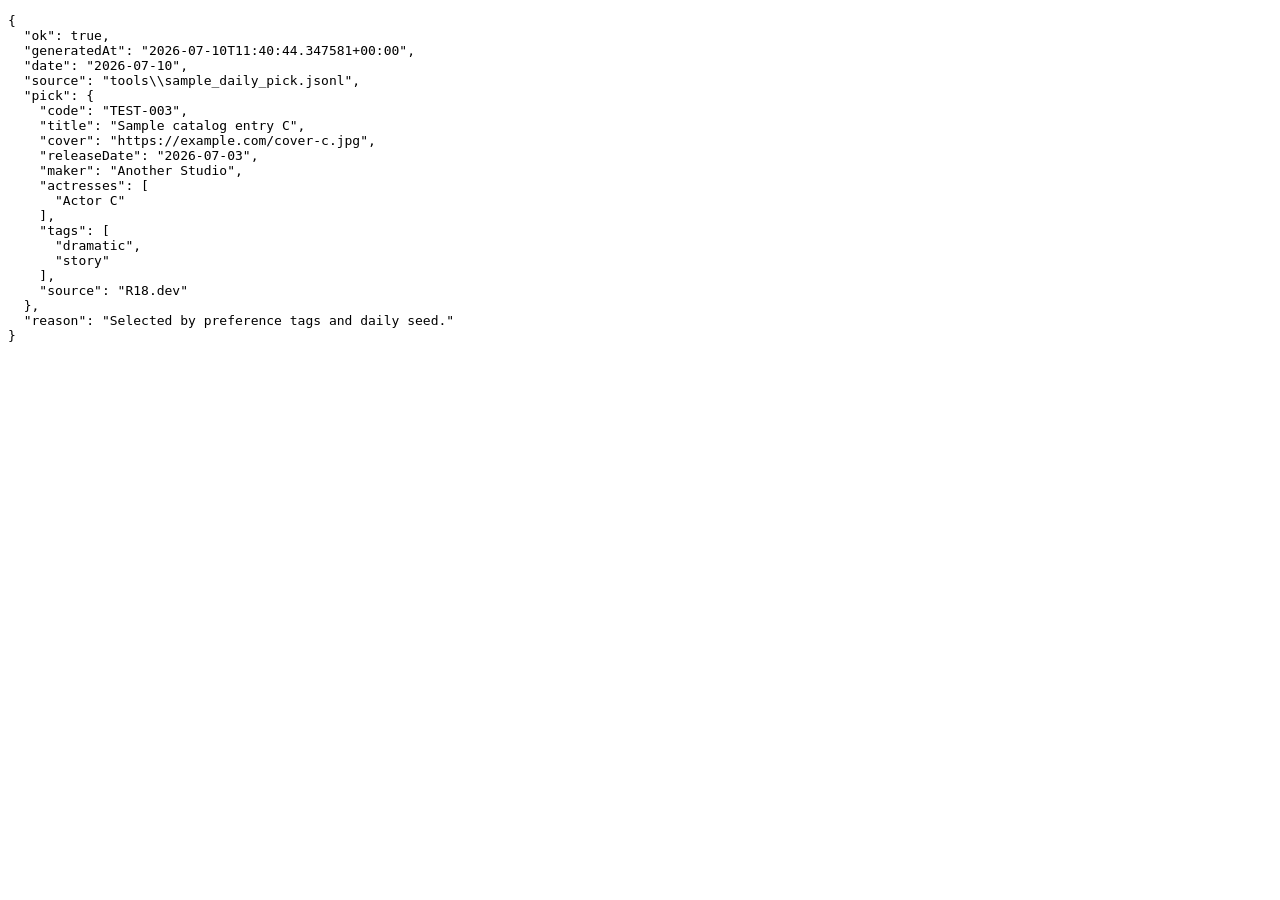
<file: daily-pick-site/index.html>
<!doctype html>
<html lang="zh-CN">
<head><meta charset="utf-8"><meta name="viewport" content="width=device-width,initial-scale=1"><title>Desk Orb Daily Pick</title></head>
<body><pre id="out">loading...</pre><script>
fetch('./today.json').then(r=>r.json()).then(j=>out.textContent=JSON.stringify(j,null,2));
</script></body></html>
</file>
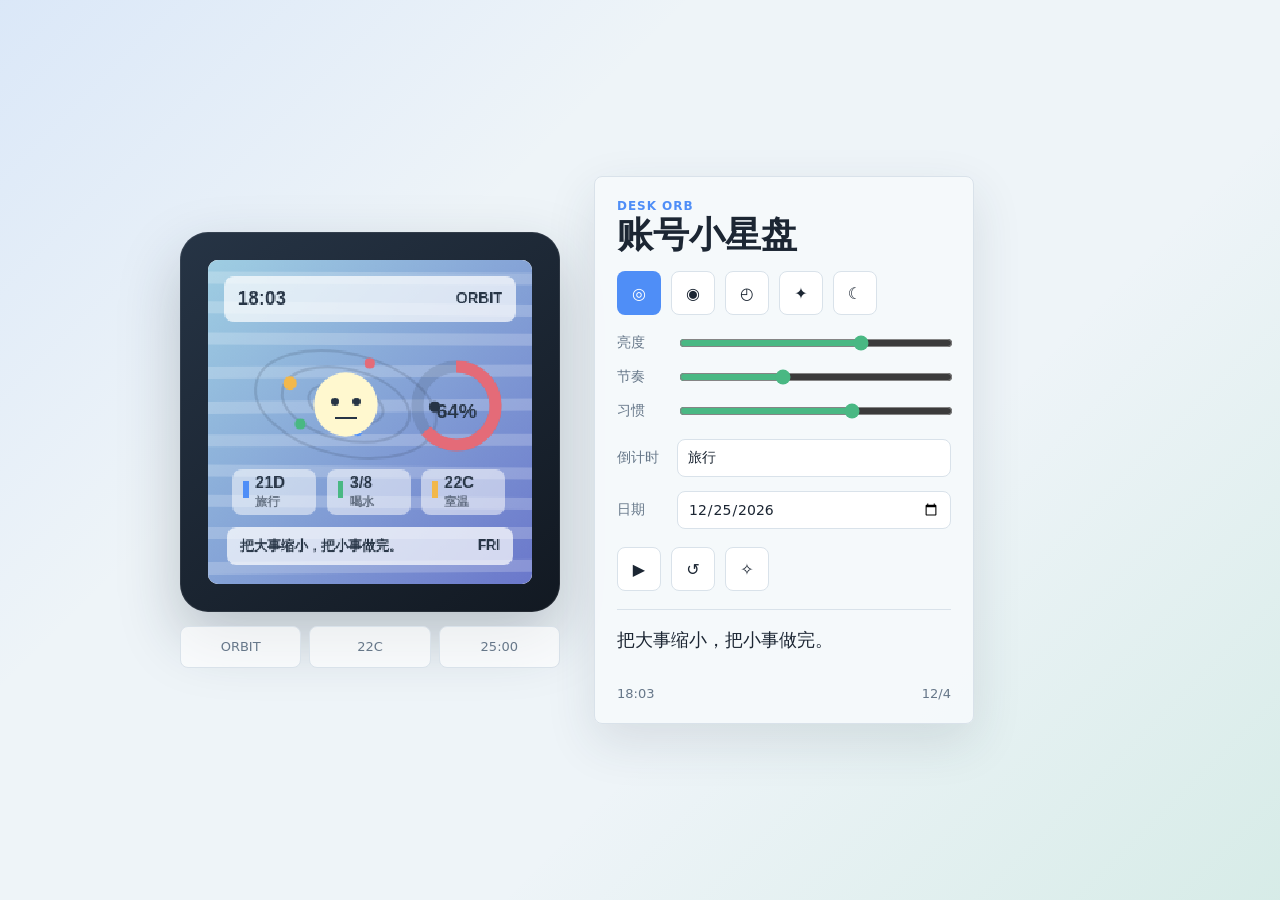
<file: desktop-toy/index.html>
<!doctype html>
<html lang="zh-CN">
  <head>
    <meta charset="UTF-8" />
    <meta name="viewport" content="width=device-width, initial-scale=1.0" />
    <title>Desk Orb</title>
    <link rel="stylesheet" href="./styles.css" />
  </head>
  <body>
    <main class="shell">
      <section class="device" aria-label="Desk Orb">
        <div class="bezel">
          <canvas id="screen" width="240" height="240"></canvas>
        </div>
        <div class="status-row">
          <span id="modeLabel">ORBIT</span>
          <span id="tempLabel">24C</span>
          <span id="focusLabel">25:00</span>
        </div>
      </section>

      <section class="panel" aria-label="Controls">
        <div class="brand">
          <p>DESK ORB</p>
          <strong>账号小星盘</strong>
        </div>

        <div class="tabs" role="tablist" aria-label="Mode">
          <button class="tab is-active" data-mode="orbit" title="星盘">◎</button>
          <button class="tab" data-mode="radar" title="账号雷达">◉</button>
          <button class="tab" data-mode="focus" title="专注">◴</button>
          <button class="tab" data-mode="garden" title="生长">✦</button>
          <button class="tab" data-mode="night" title="夜间">☾</button>
        </div>

        <div class="controls">
          <label>
            <span>亮度</span>
            <input id="brightness" type="range" min="45" max="100" value="82" />
          </label>
          <label>
            <span>节奏</span>
            <input id="tempo" type="range" min="20" max="90" value="46" />
          </label>
          <label>
            <span>习惯</span>
            <input id="habit" type="range" min="0" max="100" value="64" />
          </label>
        </div>

        <div class="mini-form">
          <label>
            <span>倒计时</span>
            <input id="countdownName" type="text" maxlength="8" value="旅行" />
          </label>
          <label>
            <span>日期</span>
            <input id="countdownDate" type="date" />
          </label>
        </div>

        <div class="actions">
          <button id="focusToggle" title="开始/暂停">▶</button>
          <button id="focusReset" title="重置">↺</button>
          <button id="spark" title="换一句/下一项">✧</button>
        </div>

        <div class="readout">
          <p id="dayLine">把大事缩小，把小事做完。</p>
          <p><span id="clockText">00:00</span><span id="dateText">--</span></p>
        </div>
      </section>
    </main>

    <script src="./social-data.js"></script>
    <script src="./app.js"></script>
  </body>
</html>
</file>
<file: desktop-toy/styles.css>
:root {
  color-scheme: light;
  --ink: #1c2633;
  --muted: #667789;
  --line: #d9e2ea;
  --panel: #f7fafc;
  --blue: #4f8ef7;
  --green: #49b883;
  --amber: #f2b84b;
  --rose: #e46b78;
}

* {
  box-sizing: border-box;
}

body {
  min-height: 100vh;
  margin: 0;
  display: grid;
  place-items: center;
  color: var(--ink);
  font-family: Inter, "Segoe UI", "Microsoft YaHei", system-ui, sans-serif;
  background:
    linear-gradient(135deg, rgba(79, 142, 247, 0.12), transparent 32%),
    linear-gradient(315deg, rgba(73, 184, 131, 0.14), transparent 36%),
    #eef4f8;
}

button,
input {
  font: inherit;
}

.shell {
  width: min(940px, calc(100vw - 32px));
  display: grid;
  grid-template-columns: minmax(300px, 400px) minmax(300px, 380px);
  gap: 24px;
  align-items: center;
}

.device {
  display: grid;
  justify-items: center;
  gap: 14px;
}

.bezel {
  width: min(72vw, 380px);
  aspect-ratio: 1;
  padding: 28px;
  border-radius: 28px;
  background: linear-gradient(145deg, #263445, #121922), #1d2734;
  box-shadow:
    0 26px 60px rgba(33, 48, 65, 0.25),
    inset 0 0 0 1px rgba(255, 255, 255, 0.08);
}

#screen {
  width: 100%;
  height: 100%;
  display: block;
  image-rendering: pixelated;
  border-radius: 10px;
  background: #edf7f6;
  box-shadow:
    inset 0 0 0 1px rgba(255, 255, 255, 0.8),
    inset 0 -18px 38px rgba(37, 50, 66, 0.1);
}

.status-row {
  width: min(72vw, 380px);
  min-height: 42px;
  display: grid;
  grid-template-columns: repeat(3, 1fr);
  gap: 8px;
}

.status-row span {
  display: grid;
  place-items: center;
  border: 1px solid var(--line);
  border-radius: 8px;
  background: rgba(255, 255, 255, 0.68);
  color: var(--muted);
  font-size: 13px;
}

.panel {
  display: grid;
  gap: 18px;
  padding: 22px;
  border: 1px solid var(--line);
  border-radius: 8px;
  background: rgba(247, 250, 252, 0.9);
  box-shadow: 0 18px 50px rgba(43, 60, 78, 0.12);
}

.brand {
  display: grid;
  gap: 3px;
}

.brand p {
  margin: 0;
  color: var(--blue);
  font-size: 12px;
  font-weight: 800;
  letter-spacing: 0.08em;
}

.brand strong {
  font-size: clamp(24px, 5vw, 36px);
  line-height: 1.05;
}

.tabs,
.actions {
  display: grid;
  grid-template-columns: repeat(5, 44px);
  gap: 10px;
}

.actions {
  grid-template-columns: repeat(3, 44px);
}

.tab,
.actions button {
  width: 44px;
  height: 44px;
  border: 1px solid var(--line);
  border-radius: 8px;
  color: var(--ink);
  background: #fff;
  cursor: pointer;
  transition:
    transform 160ms ease,
    border-color 160ms ease,
    background 160ms ease;
}

.tab:hover,
.actions button:hover {
  transform: translateY(-1px);
  border-color: #aebdcc;
}

.tab.is-active {
  color: #fff;
  border-color: transparent;
  background: var(--blue);
}

.controls,
.mini-form {
  display: grid;
  gap: 14px;
}

.controls label,
.mini-form label {
  display: grid;
  grid-template-columns: 48px 1fr;
  gap: 12px;
  align-items: center;
  color: var(--muted);
  font-size: 14px;
}

input[type="range"] {
  width: 100%;
  accent-color: var(--green);
}

input[type="text"],
input[type="date"] {
  width: 100%;
  min-width: 0;
  height: 38px;
  border: 1px solid var(--line);
  border-radius: 8px;
  padding: 0 10px;
  color: var(--ink);
  background: #fff;
}

.readout {
  min-height: 92px;
  display: grid;
  align-content: end;
  gap: 10px;
  padding-top: 8px;
  border-top: 1px solid var(--line);
}

.readout p {
  margin: 0;
}

#dayLine {
  min-height: 48px;
  color: var(--ink);
  font-size: 18px;
  line-height: 1.35;
}

.readout p:last-child {
  display: flex;
  justify-content: space-between;
  color: var(--muted);
  font-size: 13px;
}

@media (max-width: 760px) {
  .shell {
    grid-template-columns: 1fr;
    padding: 24px 0;
  }

  .panel {
    width: min(420px, 100%);
    justify-self: center;
  }
}
</file>
